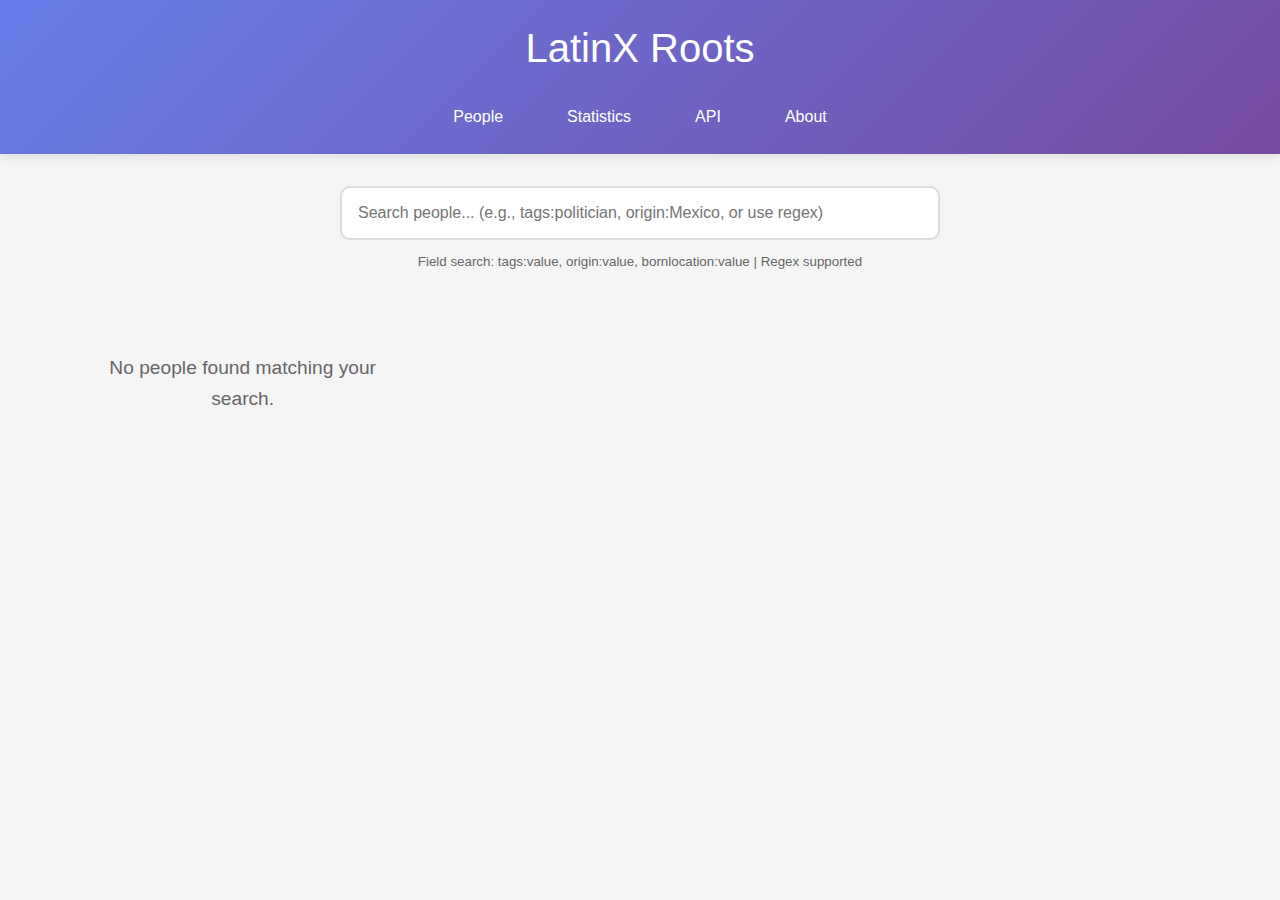
<file: src/website/index.html>
<!DOCTYPE html>
<html lang="en">
<head>
    <meta charset="UTF-8">
    <meta name="viewport" content="width=device-width, initial-scale=1.0">
    <title>LatinX Roots - Historical Figures</title>
    <link rel="stylesheet" href="css/styles.css">
</head>
<body>
    <header>
        <h1>LatinX Roots</h1>
        <nav>
            <a href="index.html">People</a>
            <a href="stats.html">Statistics</a>
            <a href="api.html">API</a>
            <a href="about.html">About</a>
        </nav>
    </header>

    <main>
        <section class="search-section">
            <div class="search-container">
                <input type="text" id="search-input" placeholder="Search people... (e.g., tags:politician, origin:Mexico, or use regex)">
                <div class="search-help">
                    <small>Field search: tags:value, origin:value, bornlocation:value | Regex supported</small>
                </div>
            </div>
        </section>

        <section class="people-grid" id="people-grid">
            <div class="loading">Loading people...</div>
        </section>
    </main>

    <!-- Modal for person details -->
    <div id="person-modal" class="modal">
        <div class="modal-content">
            <span class="close">&times;</span>
            <div id="modal-body"></div>
        </div>
    </div>

    <script src="js/main.js"></script>
    <script src="js/search.js"></script>
</body>
</html>
</file>
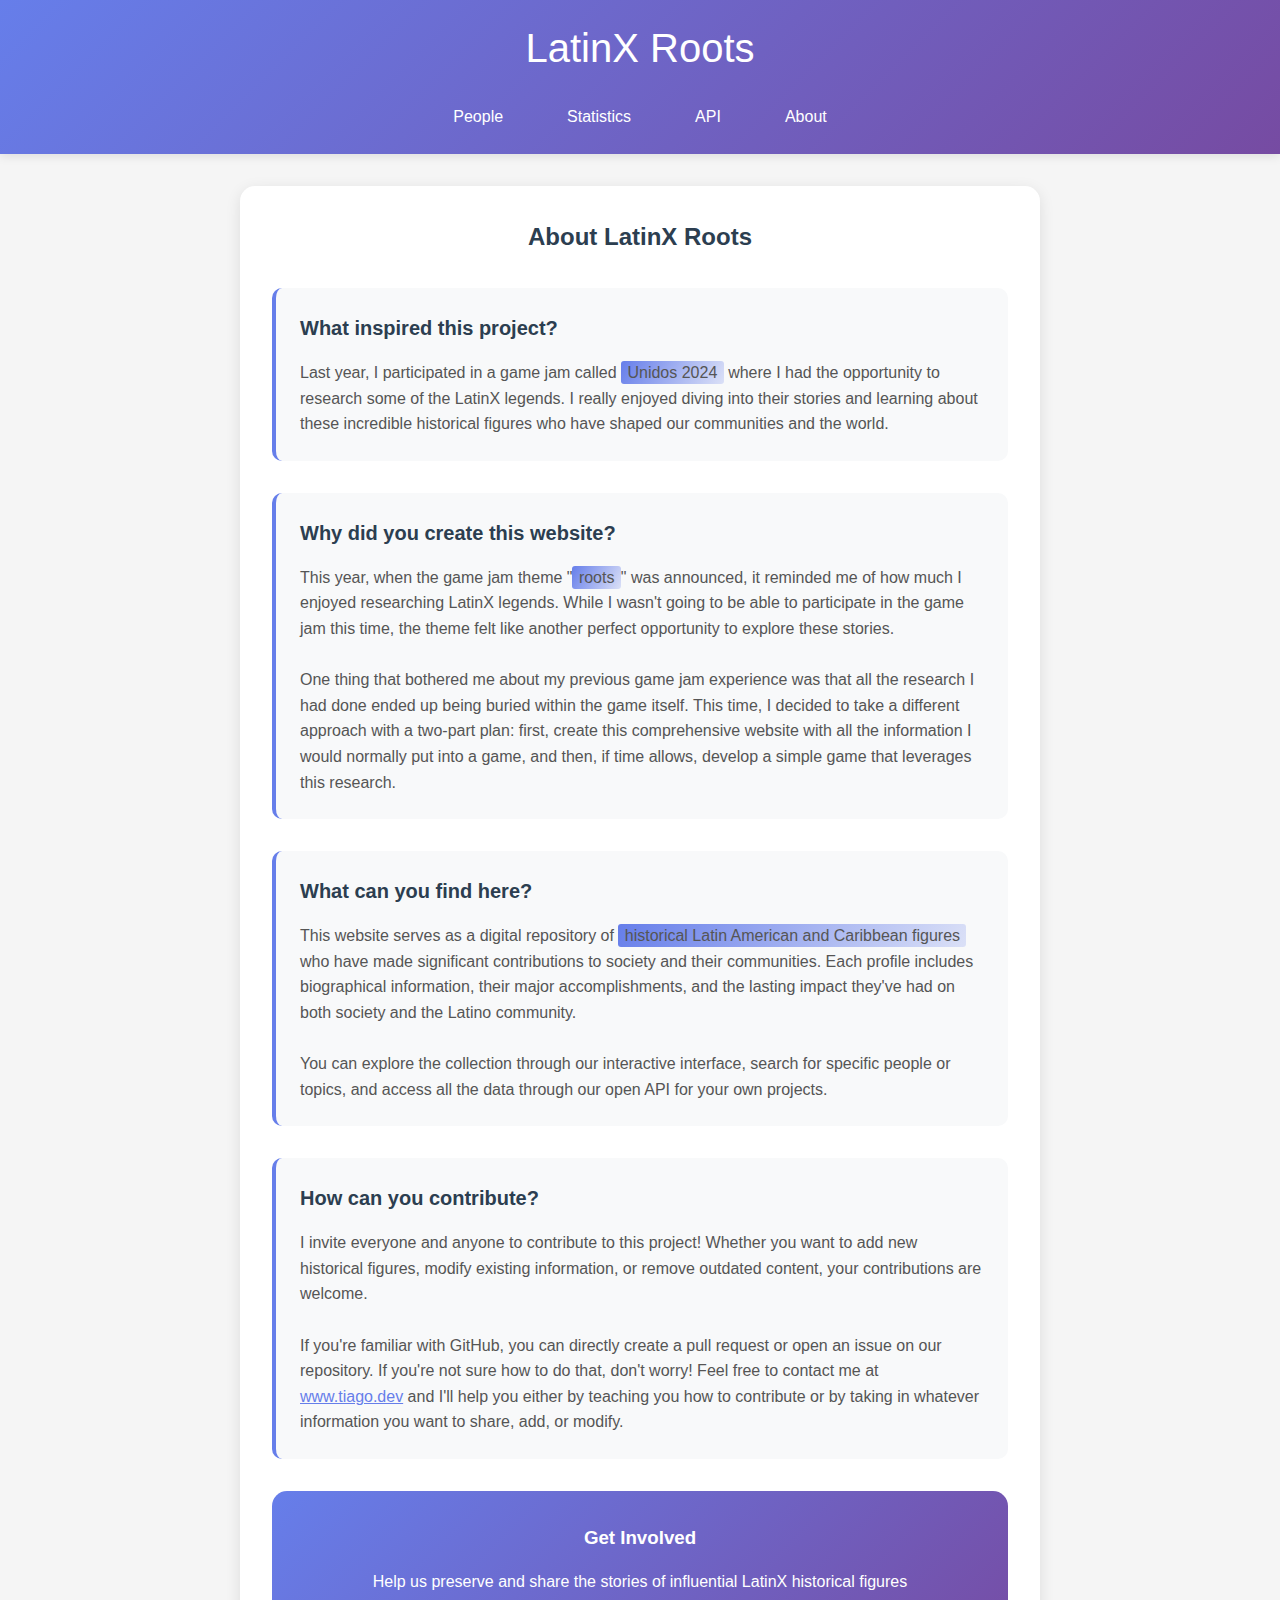
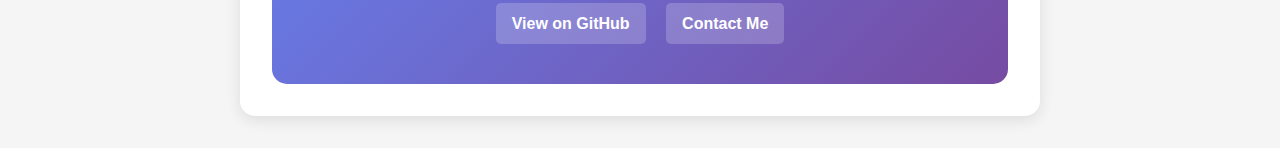
<file: src/website/about.html>
<!DOCTYPE html>
<html lang="en">
<head>
    <meta charset="UTF-8">
    <meta name="viewport" content="width=device-width, initial-scale=1.0">
    <title>About - LatinX Roots</title>
    <link rel="stylesheet" href="css/styles.css">
    <style>
        .about-container {
            max-width: 800px;
            margin: 0 auto;
            background: white;
            padding: 2rem;
            border-radius: 15px;
            box-shadow: 0 4px 15px rgba(0,0,0,0.1);
        }
        .question-section {
            margin: 2rem 0;
            padding: 1.5rem;
            background: #f8f9fa;
            border-radius: 10px;
            border-left: 4px solid #667eea;
        }
        .question {
            font-size: 1.25rem;
            font-weight: 600;
            color: #2c3e50;
            margin-bottom: 1rem;
        }
        .answer {
            color: #555;
            line-height: 1.6;
        }
        .highlight {
            background: linear-gradient(120deg, #667eea 0%, rgba(102, 126, 234, 0.2) 100%);
            padding: 0.2em 0.4em;
            border-radius: 3px;
        }
        .cta-section {
            background: linear-gradient(135deg, #667eea 0%, #764ba2 100%);
            color: white;
            padding: 2rem;
            border-radius: 15px;
            text-align: center;
            margin-top: 2rem;
        }
        .cta-section h3 {
            margin-bottom: 1rem;
        }
        .cta-section a {
            color: white;
            text-decoration: none;
            font-weight: 600;
            background: rgba(255,255,255,0.2);
            padding: 0.5rem 1rem;
            border-radius: 5px;
            display: inline-block;
            margin: 0.5rem;
            transition: background 0.3s;
        }
        .cta-section a:hover {
            background: rgba(255,255,255,0.3);
        }
    </style>
</head>
<body>
    <header>
        <h1>LatinX Roots</h1>
        <nav>
            <a href="index.html">People</a>
            <a href="stats.html">Statistics</a>
            <a href="api.html">API</a>
            <a href="about.html">About</a>
        </nav>
    </header>

    <main>
        <div class="about-container">
            <h2 style="text-align: center; color: #2c3e50; margin-bottom: 2rem;">About LatinX Roots</h2>

            <div class="question-section">
                <div class="question">What inspired this project?</div>
                <div class="answer">
                    Last year, I participated in a game jam called <span class="highlight">Unidos 2024</span> where I had the opportunity to research some of the LatinX legends. I really enjoyed diving into their stories and learning about these incredible historical figures who have shaped our communities and the world.
                </div>
            </div>

            <div class="question-section">
                <div class="question">Why did you create this website?</div>
                <div class="answer">
                    This year, when the game jam theme "<span class="highlight">roots</span>" was announced, it reminded me of how much I enjoyed researching LatinX legends. While I wasn't going to be able to participate in the game jam this time, the theme felt like another perfect opportunity to explore these stories.
                    <br><br>
                    One thing that bothered me about my previous game jam experience was that all the research I had done ended up being buried within the game itself. This time, I decided to take a different approach with a two-part plan: first, create this comprehensive website with all the information I would normally put into a game, and then, if time allows, develop a simple game that leverages this research.
                </div>
            </div>

            <div class="question-section">
                <div class="question">What can you find here?</div>
                <div class="answer">
                    This website serves as a digital repository of <span class="highlight">historical Latin American and Caribbean figures</span> who have made significant contributions to society and their communities. Each profile includes biographical information, their major accomplishments, and the lasting impact they've had on both society and the Latino community.
                    <br><br>
                    You can explore the collection through our interactive interface, search for specific people or topics, and access all the data through our open API for your own projects.
                </div>
            </div>

            <div class="question-section">
                <div class="question">How can you contribute?</div>
                <div class="answer">
                    I invite everyone and anyone to contribute to this project! Whether you want to add new historical figures, modify existing information, or remove outdated content, your contributions are welcome.
                    <br><br>
                    If you're familiar with GitHub, you can directly create a pull request or open an issue on our repository. If you're not sure how to do that, don't worry! Feel free to contact me at <a href="http://www.tiago.dev" target="_blank" rel="noopener noreferrer" style="color: #667eea;">www.tiago.dev</a> and I'll help you either by teaching you how to contribute or by taking in whatever information you want to share, add, or modify.
                </div>
            </div>

            <div class="cta-section">
                <h3>Get Involved</h3>
                <p>Help us preserve and share the stories of influential LatinX historical figures</p>
                <a href="https://github.com/pretty-games/latinxroots" target="_blank" rel="noopener noreferrer">View on GitHub</a>
                <a href="http://www.tiago.dev" target="_blank" rel="noopener noreferrer">Contact Me</a>
            </div>
        </div>
    </main>
</body>
</html>
</file>
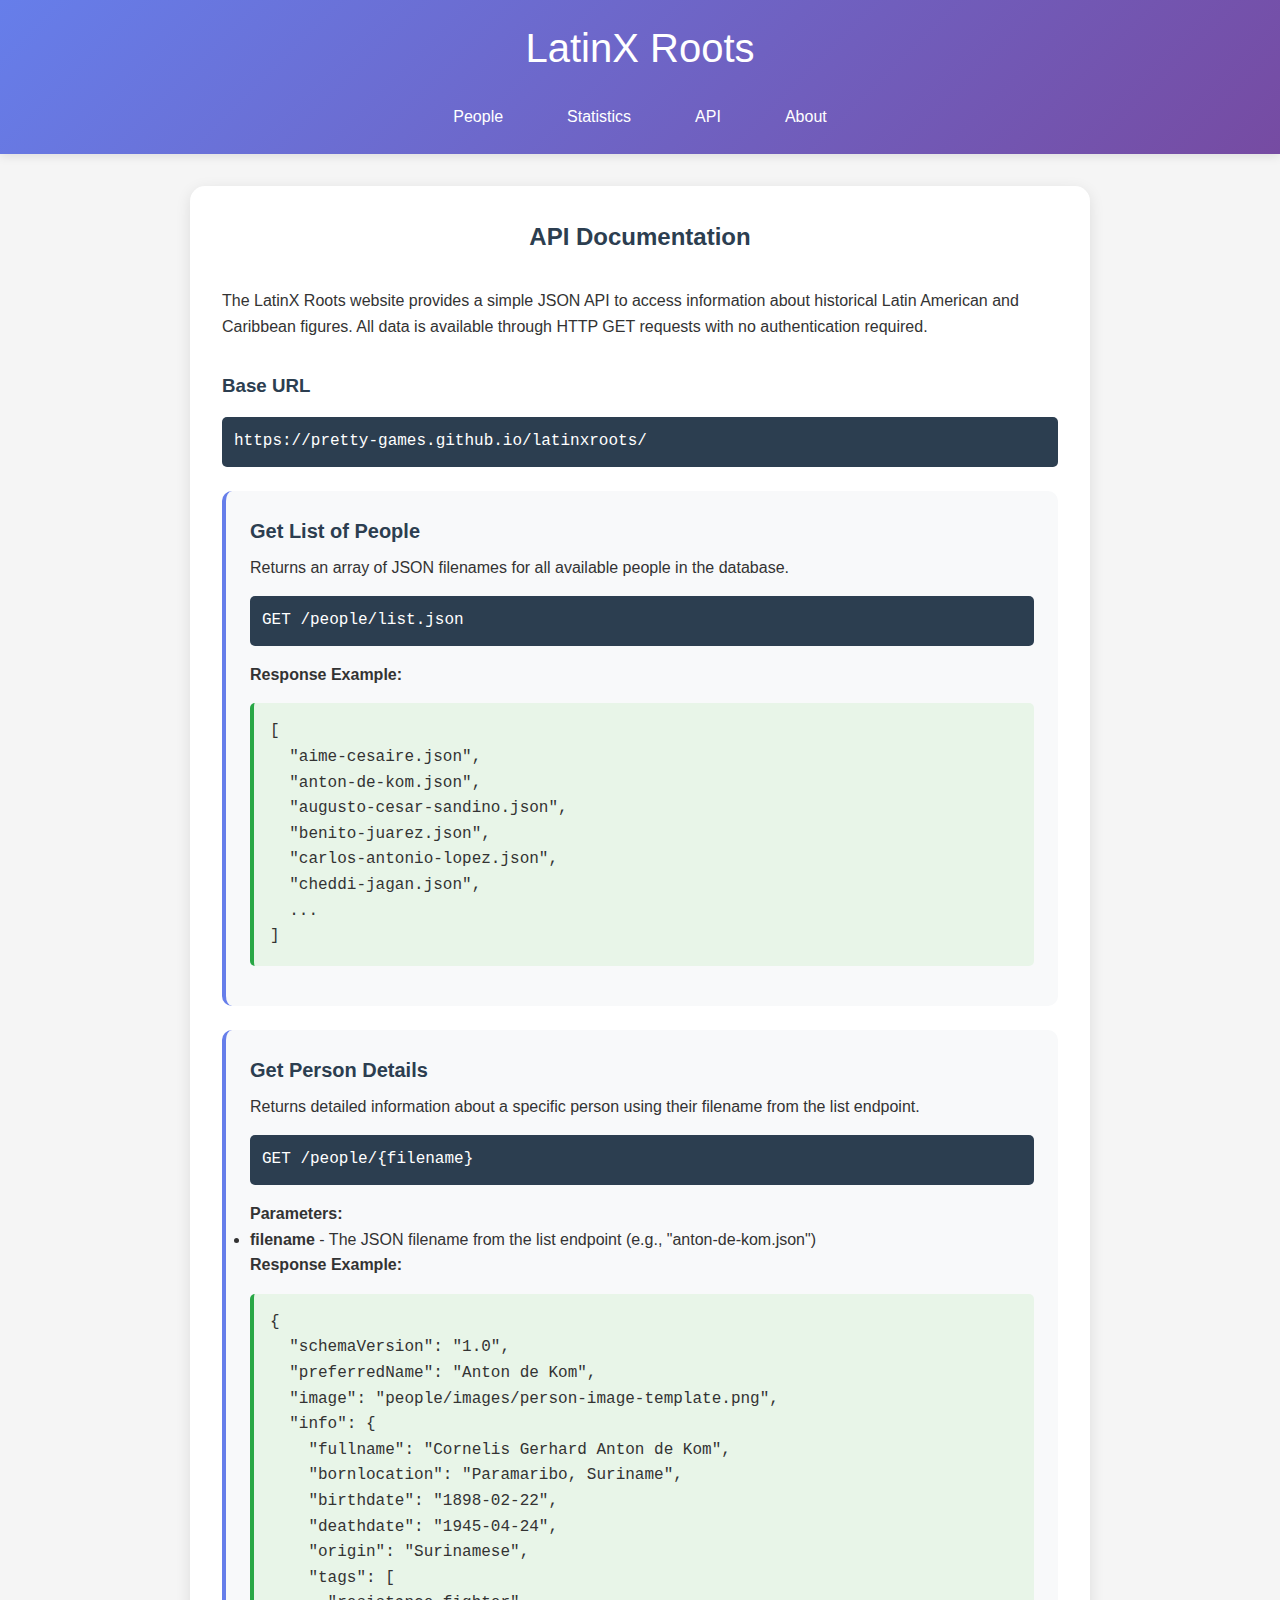
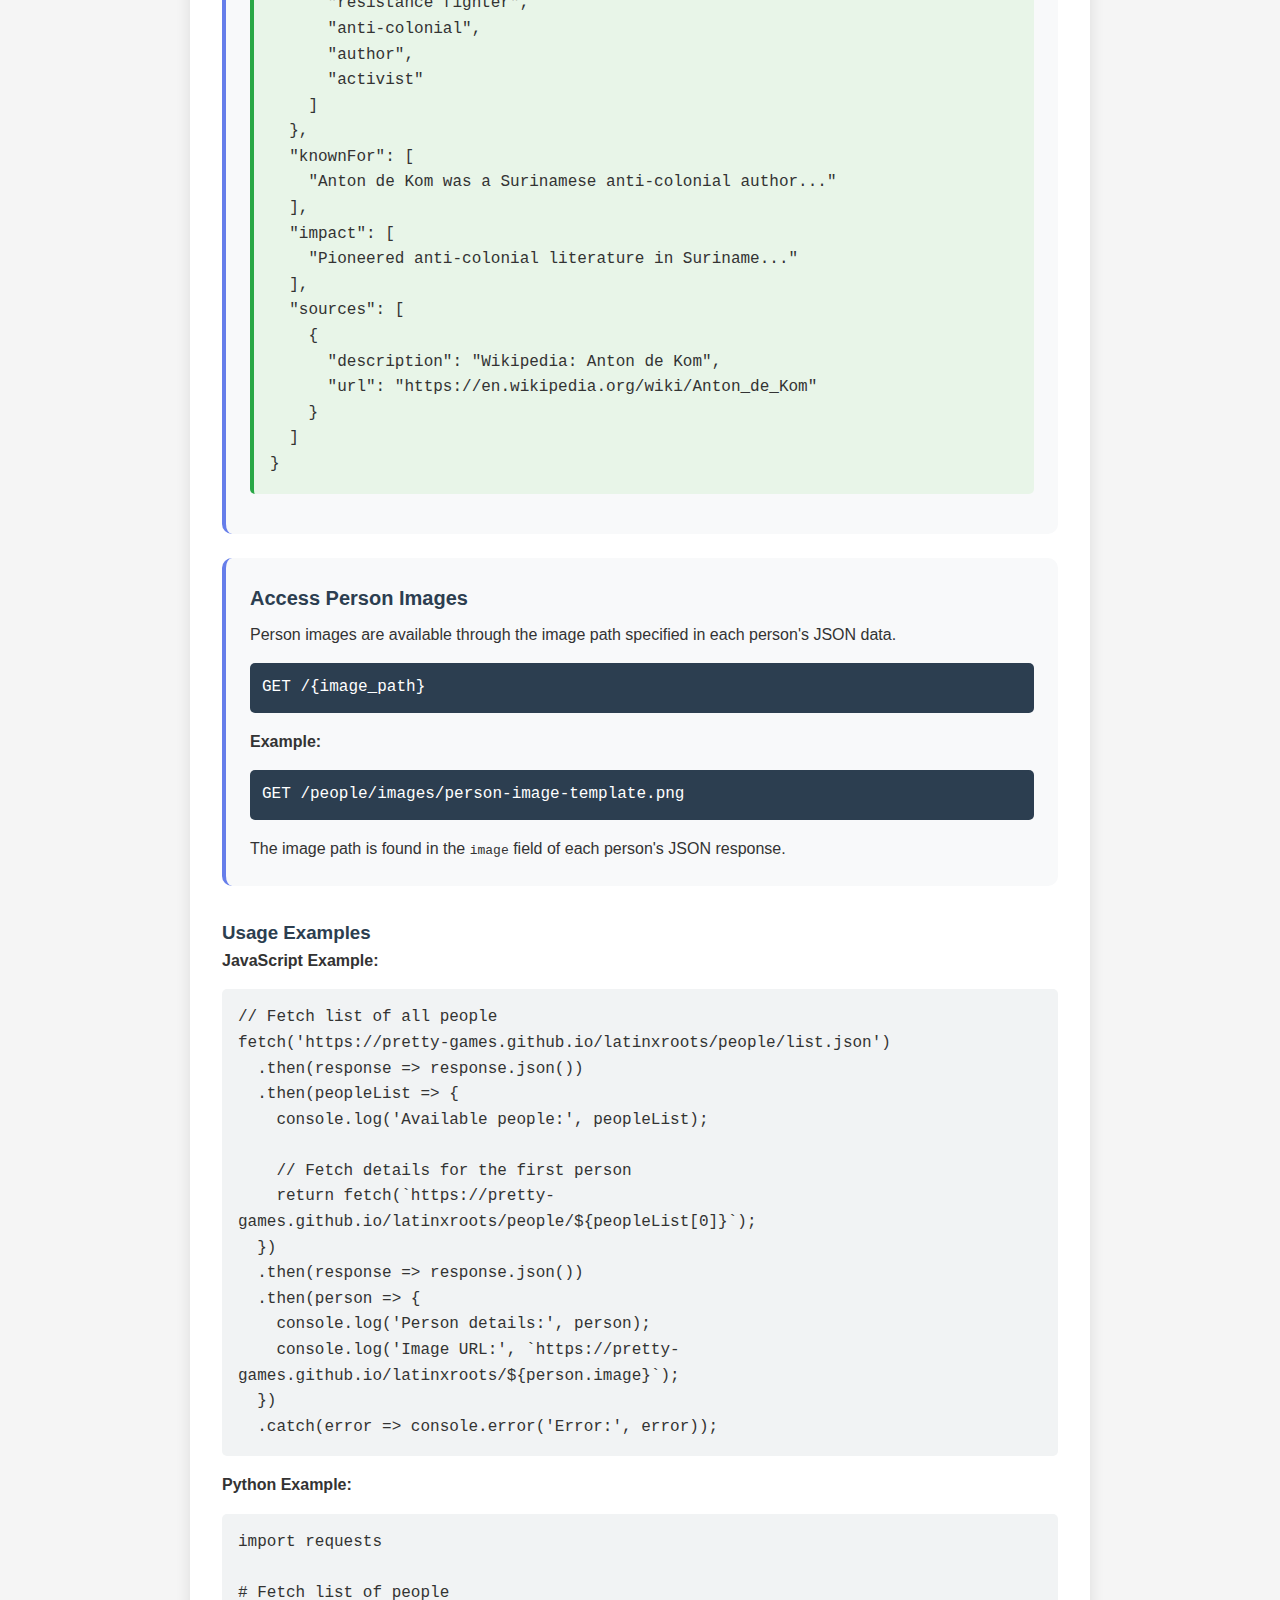
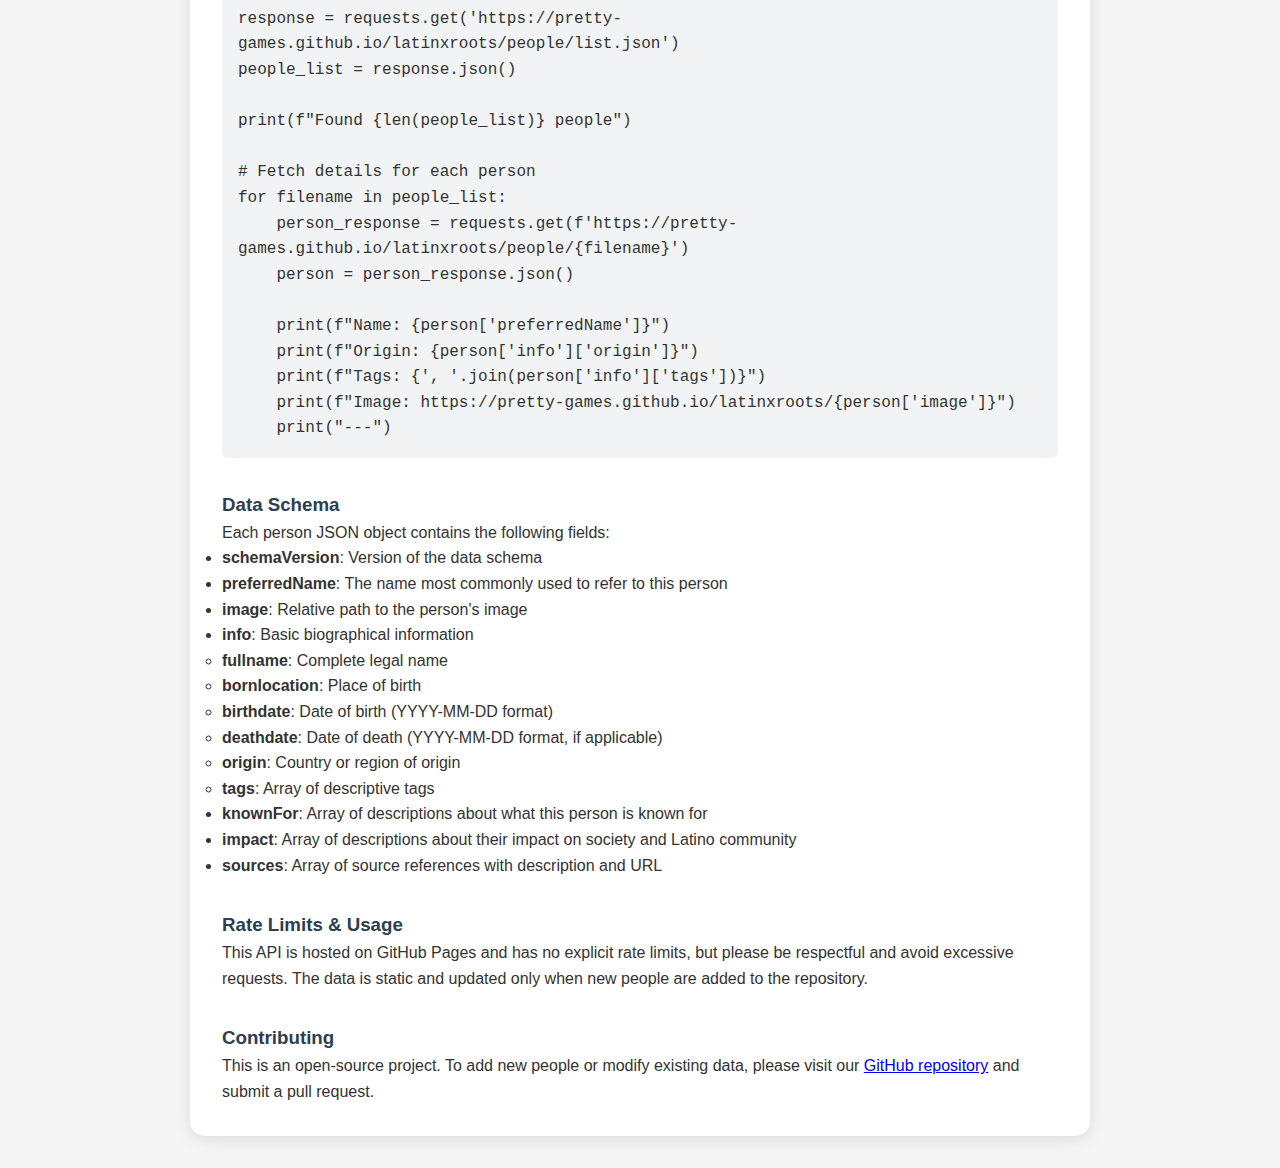
<file: src/website/api.html>
<!DOCTYPE html>
<html lang="en">
<head>
    <meta charset="UTF-8">
    <meta name="viewport" content="width=device-width, initial-scale=1.0">
    <title>API Documentation - LatinX Roots</title>
    <link rel="stylesheet" href="css/styles.css">
    <style>
        .api-container {
            max-width: 900px;
            margin: 0 auto;
            background: white;
            padding: 2rem;
            border-radius: 15px;
            box-shadow: 0 4px 15px rgba(0,0,0,0.1);
        }
        .endpoint {
            background: #f8f9fa;
            padding: 1.5rem;
            border-radius: 10px;
            margin: 1.5rem 0;
            border-left: 4px solid #667eea;
        }
        .endpoint-title {
            font-size: 1.25rem;
            font-weight: 600;
            color: #2c3e50;
            margin-bottom: 0.5rem;
        }
        .endpoint-url {
            background: #2c3e50;
            color: white;
            padding: 0.75rem;
            border-radius: 5px;
            font-family: 'Courier New', monospace;
            margin: 1rem 0;
            word-break: break-all;
        }
        .code-block {
            background: #f1f3f4;
            padding: 1rem;
            border-radius: 5px;
            font-family: 'Courier New', monospace;
            overflow-x: auto;
            white-space: pre-wrap;
            margin: 1rem 0;
        }
        .response-example {
            background: #e8f5e8;
            border-left: 4px solid #28a745;
        }
    </style>
</head>
<body>
    <header>
        <h1>LatinX Roots</h1>
        <nav>
            <a href="index.html">People</a>
            <a href="stats.html">Statistics</a>
            <a href="api.html">API</a>
            <a href="about.html">About</a>
        </nav>
    </header>

    <main>
        <div class="api-container">
            <h2 style="text-align: center; color: #2c3e50; margin-bottom: 2rem;">API Documentation</h2>

            <p>The LatinX Roots website provides a simple JSON API to access information about historical Latin American and Caribbean figures. All data is available through HTTP GET requests with no authentication required.</p>

            <h3 style="color: #2c3e50; margin-top: 2rem;">Base URL</h3>
            <div class="endpoint-url">https://pretty-games.github.io/latinxroots/</div>

            <div class="endpoint">
                <div class="endpoint-title">Get List of People</div>
                <p>Returns an array of JSON filenames for all available people in the database.</p>

                <div class="endpoint-url">GET /people/list.json</div>

                <h4>Response Example:</h4>
                <div class="code-block response-example">[
  "aime-cesaire.json",
  "anton-de-kom.json",
  "augusto-cesar-sandino.json",
  "benito-juarez.json",
  "carlos-antonio-lopez.json",
  "cheddi-jagan.json",
  ...
]</div>
            </div>

            <div class="endpoint">
                <div class="endpoint-title">Get Person Details</div>
                <p>Returns detailed information about a specific person using their filename from the list endpoint.</p>

                <div class="endpoint-url">GET /people/{filename}</div>

                <h4>Parameters:</h4>
                <ul>
                    <li><strong>filename</strong> - The JSON filename from the list endpoint (e.g., "anton-de-kom.json")</li>
                </ul>

                <h4>Response Example:</h4>
                <div class="code-block response-example">{
  "schemaVersion": "1.0",
  "preferredName": "Anton de Kom",
  "image": "people/images/person-image-template.png",
  "info": {
    "fullname": "Cornelis Gerhard Anton de Kom",
    "bornlocation": "Paramaribo, Suriname",
    "birthdate": "1898-02-22",
    "deathdate": "1945-04-24",
    "origin": "Surinamese",
    "tags": [
      "resistance fighter",
      "anti-colonial",
      "author",
      "activist"
    ]
  },
  "knownFor": [
    "Anton de Kom was a Surinamese anti-colonial author..."
  ],
  "impact": [
    "Pioneered anti-colonial literature in Suriname..."
  ],
  "sources": [
    {
      "description": "Wikipedia: Anton de Kom",
      "url": "https://en.wikipedia.org/wiki/Anton_de_Kom"
    }
  ]
}</div>
            </div>

            <div class="endpoint">
                <div class="endpoint-title">Access Person Images</div>
                <p>Person images are available through the image path specified in each person's JSON data.</p>

                <div class="endpoint-url">GET /{image_path}</div>

                <h4>Example:</h4>
                <div class="endpoint-url">GET /people/images/person-image-template.png</div>

                <p>The image path is found in the <code>image</code> field of each person's JSON response.</p>
            </div>

            <h3 style="color: #2c3e50; margin-top: 2rem;">Usage Examples</h3>

            <h4>JavaScript Example:</h4>
            <div class="code-block">// Fetch list of all people
fetch('https://pretty-games.github.io/latinxroots/people/list.json')
  .then(response => response.json())
  .then(peopleList => {
    console.log('Available people:', peopleList);

    // Fetch details for the first person
    return fetch(`https://pretty-games.github.io/latinxroots/people/${peopleList[0]}`);
  })
  .then(response => response.json())
  .then(person => {
    console.log('Person details:', person);
    console.log('Image URL:', `https://pretty-games.github.io/latinxroots/${person.image}`);
  })
  .catch(error => console.error('Error:', error));</div>

            <h4>Python Example:</h4>
            <div class="code-block">import requests

# Fetch list of people
response = requests.get('https://pretty-games.github.io/latinxroots/people/list.json')
people_list = response.json()

print(f"Found {len(people_list)} people")

# Fetch details for each person
for filename in people_list:
    person_response = requests.get(f'https://pretty-games.github.io/latinxroots/people/{filename}')
    person = person_response.json()

    print(f"Name: {person['preferredName']}")
    print(f"Origin: {person['info']['origin']}")
    print(f"Tags: {', '.join(person['info']['tags'])}")
    print(f"Image: https://pretty-games.github.io/latinxroots/{person['image']}")
    print("---")</div>

            <h3 style="color: #2c3e50; margin-top: 2rem;">Data Schema</h3>
            <p>Each person JSON object contains the following fields:</p>
            <ul>
                <li><strong>schemaVersion</strong>: Version of the data schema</li>
                <li><strong>preferredName</strong>: The name most commonly used to refer to this person</li>
                <li><strong>image</strong>: Relative path to the person's image</li>
                <li><strong>info</strong>: Basic biographical information
                    <ul>
                        <li><strong>fullname</strong>: Complete legal name</li>
                        <li><strong>bornlocation</strong>: Place of birth</li>
                        <li><strong>birthdate</strong>: Date of birth (YYYY-MM-DD format)</li>
                        <li><strong>deathdate</strong>: Date of death (YYYY-MM-DD format, if applicable)</li>
                        <li><strong>origin</strong>: Country or region of origin</li>
                        <li><strong>tags</strong>: Array of descriptive tags</li>
                    </ul>
                </li>
                <li><strong>knownFor</strong>: Array of descriptions about what this person is known for</li>
                <li><strong>impact</strong>: Array of descriptions about their impact on society and Latino community</li>
                <li><strong>sources</strong>: Array of source references with description and URL</li>
            </ul>

            <h3 style="color: #2c3e50; margin-top: 2rem;">Rate Limits & Usage</h3>
            <p>This API is hosted on GitHub Pages and has no explicit rate limits, but please be respectful and avoid excessive requests. The data is static and updated only when new people are added to the repository.</p>

            <h3 style="color: #2c3e50; margin-top: 2rem;">Contributing</h3>
            <p>This is an open-source project. To add new people or modify existing data, please visit our <a href="https://github.com/pretty-games/latinxroots" target="_blank" rel="noopener noreferrer">GitHub repository</a> and submit a pull request.</p>
        </div>
    </main>
</body>
</html>
</file>
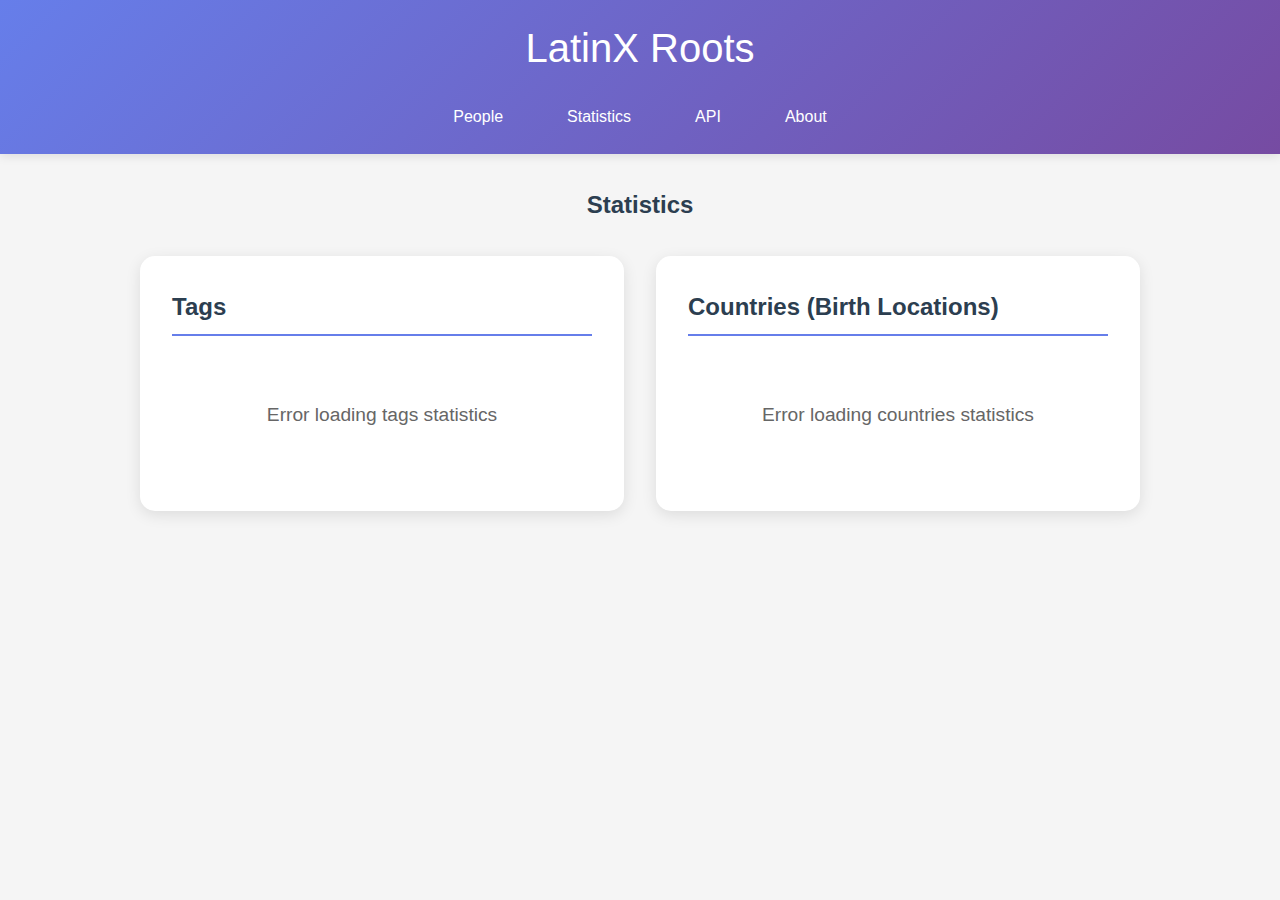
<file: src/website/stats.html>
<!DOCTYPE html>
<html lang="en">
<head>
    <meta charset="UTF-8">
    <meta name="viewport" content="width=device-width, initial-scale=1.0">
    <title>Statistics - LatinX Roots</title>
    <link rel="stylesheet" href="css/styles.css">
</head>
<body>
    <header>
        <h1>LatinX Roots</h1>
        <nav>
            <a href="index.html">People</a>
            <a href="stats.html">Statistics</a>
            <a href="api.html">API</a>
            <a href="about.html">About</a>
        </nav>
    </header>

    <main>
        <div class="stats-container">
            <h2 style="text-align: center; color: #2c3e50; margin-bottom: 2rem;">Statistics</h2>

            <div class="stats-grid">
                <div class="stats-section">
                    <div class="stats-title">Tags</div>
                    <div id="tags-loading" class="loading">Loading tags...</div>
                    <ul id="tags-list" class="stats-list" style="display: none;"></ul>
                </div>

                <div class="stats-section">
                    <div class="stats-title">Countries (Birth Locations)</div>
                    <div id="countries-loading" class="loading">Loading countries...</div>
                    <ul id="countries-list" class="stats-list" style="display: none;"></ul>
                </div>
            </div>
        </div>
    </main>

    <script src="js/stats.js"></script>
</body>
</html>
</file>
<file: src/website/css/styles.css>
/* Reset and base styles */
* {
    margin: 0;
    padding: 0;
    box-sizing: border-box;
}

body {
    font-family: -apple-system, BlinkMacSystemFont, 'Segoe UI', Roboto, Oxygen, Ubuntu, Cantarell, sans-serif;
    line-height: 1.6;
    color: #333;
    background-color: #f5f5f5;
}

/* Header */
header {
    background: linear-gradient(135deg, #667eea 0%, #764ba2 100%);
    color: white;
    padding: 1rem 0;
    box-shadow: 0 2px 10px rgba(0,0,0,0.1);
}

header h1 {
    text-align: center;
    margin-bottom: 1rem;
    font-size: 2.5rem;
    font-weight: 300;
}

nav {
    display: flex;
    justify-content: center;
    gap: 2rem;
}

nav a {
    color: white;
    text-decoration: none;
    padding: 0.5rem 1rem;
    border-radius: 5px;
    transition: background-color 0.3s;
}

nav a:hover {
    background-color: rgba(255,255,255,0.2);
}

/* Main content */
main {
    max-width: 1200px;
    margin: 0 auto;
    padding: 2rem 1rem;
}

/* Search section */
.search-section {
    margin-bottom: 2rem;
}

.search-container {
    max-width: 600px;
    margin: 0 auto;
}

#search-input {
    width: 100%;
    padding: 1rem;
    font-size: 1rem;
    border: 2px solid #ddd;
    border-radius: 10px;
    outline: none;
    transition: border-color 0.3s;
}

#search-input:focus {
    border-color: #667eea;
}

.search-help {
    text-align: center;
    margin-top: 0.5rem;
    color: #666;
}

/* Loading */
.loading {
    text-align: center;
    padding: 3rem;
    font-size: 1.2rem;
    color: #666;
}

/* People grid */
.people-grid {
    display: grid;
    grid-template-columns: repeat(auto-fill, minmax(300px, 1fr));
    gap: 1.5rem;
    margin-top: 2rem;
}

/* Person card */
.person-card {
    background: white;
    border-radius: 15px;
    padding: 1.5rem;
    box-shadow: 0 4px 15px rgba(0,0,0,0.1);
    cursor: pointer;
    transition: transform 0.3s, box-shadow 0.3s;
    border: 1px solid #eee;
}

.person-card:hover {
    transform: translateY(-5px);
    box-shadow: 0 8px 25px rgba(0,0,0,0.15);
}

.person-image {
    width: 80px;
    height: 80px;
    border-radius: 50%;
    object-fit: cover;
    margin: 0 auto 1rem;
    display: block;
    border: 3px solid #f0f0f0;
}

.person-name {
    font-size: 1.25rem;
    font-weight: 600;
    text-align: center;
    margin-bottom: 0.5rem;
    color: #2c3e50;
}

.person-dates {
    text-align: center;
    color: #666;
    font-size: 0.9rem;
    margin-bottom: 1rem;
}

.person-known-for {
    font-size: 0.9rem;
    color: #555;
    margin-bottom: 1rem;
    line-height: 1.4;
    display: -webkit-box;
    -webkit-line-clamp: 3;
    -webkit-box-orient: vertical;
    overflow: hidden;
}

.person-tags {
    display: flex;
    flex-wrap: wrap;
    gap: 0.5rem;
}

.tag {
    background: linear-gradient(135deg, #667eea, #764ba2);
    color: white;
    padding: 0.25rem 0.75rem;
    border-radius: 15px;
    font-size: 0.8rem;
    font-weight: 500;
}

/* Modal styles */
.modal {
    display: none;
    position: fixed;
    z-index: 1000;
    left: 0;
    top: 0;
    width: 100%;
    height: 100%;
    background-color: rgba(0,0,0,0.5);
    overflow-y: auto;
}

.modal-content {
    background-color: white;
    margin: 2% auto;
    padding: 2rem;
    border-radius: 15px;
    width: 90%;
    max-width: 800px;
    position: relative;
    max-height: 90vh;
    overflow-y: auto;
}

.close {
    color: #aaa;
    float: right;
    font-size: 2rem;
    font-weight: bold;
    cursor: pointer;
    position: absolute;
    right: 1rem;
    top: 1rem;
}

.close:hover {
    color: #000;
}

/* Modal content styles */
.modal-header {
    text-align: center;
    margin-bottom: 2rem;
    border-bottom: 2px solid #eee;
    padding-bottom: 1rem;
}

.modal-image {
    width: 120px;
    height: 120px;
    border-radius: 50%;
    object-fit: cover;
    margin: 0 auto 1rem;
    display: block;
    border: 4px solid #f0f0f0;
}

.modal-name {
    font-size: 2rem;
    font-weight: 600;
    color: #2c3e50;
    margin-bottom: 0.5rem;
}

.modal-dates {
    color: #666;
    font-size: 1.1rem;
}

.info-grid {
    display: grid;
    grid-template-columns: repeat(auto-fit, minmax(250px, 1fr));
    gap: 1rem;
    margin-bottom: 2rem;
}

.info-item {
    background: #f8f9fa;
    padding: 1rem;
    border-radius: 10px;
}

.info-label {
    font-weight: 600;
    color: #495057;
    margin-bottom: 0.25rem;
}

.info-value {
    color: #6c757d;
}

.section {
    margin-bottom: 2rem;
}

.section-title {
    font-size: 1.5rem;
    font-weight: 600;
    color: #2c3e50;
    margin-bottom: 1rem;
    border-bottom: 2px solid #667eea;
    padding-bottom: 0.5rem;
}

.section-content {
    color: #555;
    line-height: 1.6;
}

.section-content ul {
    list-style: none;
    padding: 0;
}

.section-content li {
    margin-bottom: 1rem;
    padding-left: 1rem;
    position: relative;
}

.section-content li:before {
    content: "•";
    color: #667eea;
    font-weight: bold;
    position: absolute;
    left: 0;
}

.sources-list {
    list-style: none;
    padding: 0;
}

.sources-list li {
    margin-bottom: 0.5rem;
}

.sources-list a {
    color: #667eea;
    text-decoration: none;
}

.sources-list a:hover {
    text-decoration: underline;
}

/* Statistics page styles */
.stats-container {
    max-width: 1000px;
    margin: 0 auto;
}

.stats-grid {
    display: grid;
    grid-template-columns: repeat(auto-fit, minmax(400px, 1fr));
    gap: 2rem;
    margin-top: 2rem;
}

.stats-section {
    background: white;
    padding: 2rem;
    border-radius: 15px;
    box-shadow: 0 4px 15px rgba(0,0,0,0.1);
}

.stats-title {
    font-size: 1.5rem;
    font-weight: 600;
    color: #2c3e50;
    margin-bottom: 1rem;
    border-bottom: 2px solid #667eea;
    padding-bottom: 0.5rem;
}

.stats-list {
    list-style: none;
    padding: 0;
}

.stats-item {
    display: flex;
    justify-content: space-between;
    align-items: center;
    padding: 0.75rem 0;
    border-bottom: 1px solid #eee;
}

.stats-item:last-child {
    border-bottom: none;
}

.stats-name {
    font-weight: 500;
    color: #495057;
}

.stats-count {
    background: linear-gradient(135deg, #667eea, #764ba2);
    color: white;
    padding: 0.25rem 0.75rem;
    border-radius: 15px;
    font-size: 0.9rem;
    font-weight: 600;
}

/* Responsive design */
@media (max-width: 768px) {
    header h1 {
        font-size: 2rem;
    }

    nav {
        gap: 1rem;
    }

    .people-grid {
        grid-template-columns: 1fr;
        gap: 1rem;
    }

    .person-card {
        padding: 1rem;
    }

    .modal-content {
        margin: 5% auto;
        padding: 1.5rem;
        width: 95%;
    }

    .info-grid {
        grid-template-columns: 1fr;
    }

    .stats-grid {
        grid-template-columns: 1fr;
        gap: 1rem;
    }

    .stats-section {
        padding: 1.5rem;
    }
}

@media (max-width: 480px) {
    main {
        padding: 1rem 0.5rem;
    }

    .person-card {
        padding: 0.75rem;
    }

    .modal-content {
        padding: 1rem;
    }

    .modal-name {
        font-size: 1.5rem;
    }
}
</file>
